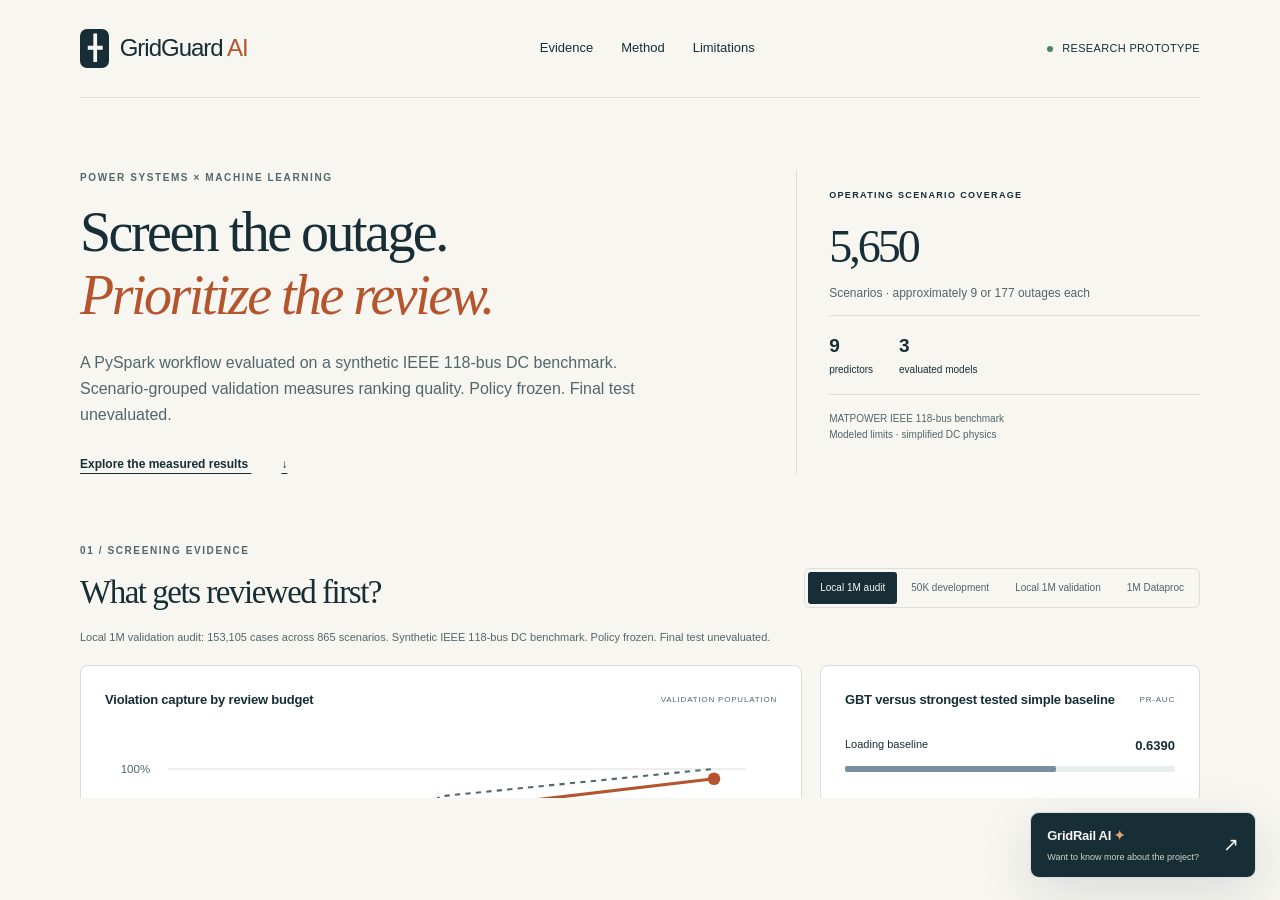
<file: dashboard/index.html>
<!doctype html>
<html lang="en">
<head>
<meta charset="utf-8"><meta name="viewport" content="width=device-width,initial-scale=1">
<meta name="description" content="GridGuard AI: evidence-led synthetic contingency screening, with GridRail AI as a project guide.">
<title>GridGuard AI · Contingency screening</title>
<link rel="icon" href="data:,"><link rel="stylesheet" href="styles.css"><script src="app.js" defer></script>
</head>
<body>
<a class="skip" href="#results">Skip to measured results</a>
<div class="page">
<header><a class="brand" href="#top" aria-label="GridGuard AI home"><span class="brand-mark" aria-hidden="true">╋</span> GridGuard <b>AI</b></a><nav aria-label="Main"><a href="#results">Evidence</a><a href="#method">Method</a><a href="#limits">Limitations</a></nav><span class="status"><i></i> Research prototype</span></header>
<main id="top">
<section class="hero" aria-labelledby="title"><div><p class="eyebrow">POWER SYSTEMS × MACHINE LEARNING</p><h1 id="title">Screen the outage.<br><em>Prioritize the review.</em></h1><p class="intro">A PySpark workflow evaluated on a synthetic IEEE 118-bus DC benchmark. Scenario-grouped validation measures ranking quality. Policy frozen. Final test unevaluated.</p><a class="text-link" href="#results">Explore the measured results <span aria-hidden="true">↓</span></a></div><aside class="scale" aria-label="Project scale"><span class="scale-label">OPERATING SCENARIO COVERAGE</span><strong>5,650</strong><p>Scenarios · approximately 9 or 177 outages each</p><div class="scale-detail"><span><b>9</b> predictors</span><span><b>3</b> evaluated models</span></div><p class="small">MATPOWER IEEE 118-bus benchmark<br>Modeled limits · simplified DC physics</p></aside></section>
<section class="evidence" id="results" aria-labelledby="evidence-title"><div class="section-heading"><div><p class="eyebrow">01 / SCREENING EVIDENCE</p><h2 id="evidence-title">What gets reviewed first?</h2></div><fieldset class="segmented"><legend class="sr-only">Evidence source</legend><button type="button" data-size="review" aria-pressed="true">Local 1M audit</button><button type="button" data-size="small" aria-pressed="false">50K development</button><button type="button" data-size="big" aria-pressed="false">Local 1M validation</button><button type="button" data-size="cloud" aria-pressed="false">1M Dataproc</button></fieldset></div>
<p id="run-note" class="evidence-note"></p>
<div class="results-grid"><article class="chart-card" aria-labelledby="chart-title"><div class="card-head"><h3 id="chart-title">Violation capture by review budget</h3><span class="unit">VALIDATION POPULATION</span></div><svg id="capture-chart" viewBox="0 0 640 280" role="img" aria-labelledby="chart-description"><title id="chart-description">GBT and loading-baseline capture rates by screening budget</title></svg><div class="legend"><span id="ceiling-legend"><i class="ceiling"></i>Theoretical ceiling</span><span><i class="orange"></i>GBT risk ranking</span><span><i class="slate"></i>Pre-outage loading</span></div><fieldset class="budget"><legend>Choose a review budget</legend><div><button data-budget="0.01" aria-pressed="false">Top 1%</button><button data-budget="0.05" aria-pressed="false">Top 5%</button><button data-budget="0.1" aria-pressed="false">Top 10%</button><button data-budget="0.2" aria-pressed="true">Top 20%</button></div></fieldset><div id="capture-summary" class="capture-summary" aria-live="polite"></div></article>
<article class="model-card" aria-labelledby="model-title"><div class="card-head"><h3 id="model-title">Model comparison</h3><span class="unit">PR-AUC</span></div><div id="model-bars"></div><p id="model-context" class="micro">Model metrics shown here belong only to the selected evidence source.</p><div class="result-callout"><span class="eyebrow">THE OPERATING QUESTION</span><p>How much review can a screen defer while retaining modeled violations?</p></div><p class="micro">Review counts describe this synthetic benchmark, not engineering time or financial savings.</p></article></div>
<article id="local-comparisons" class="comparison-card" aria-labelledby="comparison-title"><h3 id="comparison-title">Local validation gains over the strongest tested simple baseline</h3>
<p>Here, pp means percentage points. GBT captures 95.07% of modeled violations at 20% review versus 78.78% for loading. At 10%, capture rises from 54.33% to 78.92%.</p>
<div class="table-scroll"><table><thead><tr><th>Decision metric</th><th>Loading</th><th>GBT</th><th>Change</th></tr></thead><tbody id="comparison-rows"></tbody></table></div>
<p><strong>Uncertainty.</strong> At 20% review the capture gain is +16.29 pp, with a 95% paired scenario-bootstrap interval of +15.75 to +16.72 pp. At 10%, the interval is +23.23 to +25.96 pp. Mean per-scenario recall at 20% is 79.39% for loading versus 93.80% for GBT, a +14.41 pp gain with interval +13.85 to +14.97 pp. Based on 1,000 scenario resamples. Intervals do not correct selection optimism or calibration overlap. PR-AUC uncertainty was omitted because Spark metric equivalence was not established.</p><p><strong>Interpretation.</strong> Pooled capture ranks all validation cases together. Mean scenario recall gives each positive scenario equal weight after ranking within that scenario. These are different review policies.</p>
<p><strong>Caution.</strong> At 20% pooled review GBT still misses 875 positives. Under within-scenario review, 44.05% of positive scenarios still contain a miss. Loading was selected on these validation rows from nine descending single features and loading times sensitivity. Gaps are descriptive and subject to selection optimism, with bootstrap uncertainty reported separately.</p>
<p>At 10% review, GBT reaches 91.44% of the nominal pooled capture ceiling versus 62.95% for loading. The chart uses the realized review count for its ceiling. Points are measured, lines guide the eye. These synthetic DC validation results do not measure real-grid benefits.</p></article>
</section>
<section id="method" class="method" aria-labelledby="method-title"><div><p class="eyebrow">02 / METHOD, WITH GUARDRAILS</p><h2 id="method-title">Keep related scenarios together.</h2><p>Each observation pairs an operating scenario with a candidate outage. Splitting distinct scenario IDs first prevents related outage rows from crossing training, validation and test partitions.</p></div><ol class="method-steps"><li><b>Validate</b><span>Schema, finite values, binary targets and scenario–outage integrity.</span></li><li><b>Group & compare</b><span>LR, RF and GBT. Metadata never enters the nine-feature vector.</span></li><li><b>Choose & freeze</b><span>Training-only grouped search and validation analysis. Policy frozen. Final test unevaluated.</span></li></ol></section>
<section id="limits" class="limits" aria-labelledby="limits-title"><p class="eyebrow">03 / HONEST BOUNDARIES</p><h2 id="limits-title">A screening prototype.<br>Engineering judgment stays essential.</h2><div class="limit-grid"><p><b>Private project data</b>Canonical datasets are not distributed. Authorized users configure external local inputs; public material contains aggregates and methodology.</p><p><b>Generator not recovered</b>The original physics-based generator is missing. ML workflow reproduction is supported with authorized inputs; full CSV regeneration is not claimed.</p><p><b>No utility safety claim</b>Synthetic scenarios, modeled thermal limits and simplified DC physics do not replace AC contingency analysis or human validation.</p></div><a class="text-link" href="docs/LIMITATIONS.md">Read the documented limitations ↗</a></section>
</main>
<footer><span>GRIDGUARD AI / REPRODUCIBLE ML PORTFOLIO</span><span>No live grid control · No private data connection</span></footer>
<section class="assistant-panel" id="gridrail-panel" role="dialog" aria-modal="true" aria-labelledby="gridrail-title" hidden><div class="assistant-heading"><div class="gridrail-brand"><img class="gridrail-banner" src="assets/gridrail-ai-banner.svg" width="1800" height="600" alt="Abstract network with a highlighted screening path"><div class="gridrail-brand-text"><h2 id="gridrail-title">GridRail AI</h2><p>Project guide for GridGuard AI</p></div></div><button id="close-guide" class="icon-button" aria-label="Close GridRail AI guide">×</button></div><h3 class="invitation-heading">Interested in trying GridRail AI?</h3><p class="guide-intro">GridRail AI is currently available on an invitation basis while public access is being prepared. Researchers, recruiters, data/ML practitioners, and power-systems reviewers may request access to explore the project guide.</p><p class="guide-intro">GridRail AI has completed core manual validation in a private ASU workspace and is not yet publicly accessible.</p><ul id="starters" class="starters" aria-label="Example questions; copy and open the guide when available"></ul><textarea id="copy-fallback" aria-label="Question to copy manually" readonly hidden></textarea><p id="guide-status" class="guide-status" role="status" aria-live="polite" aria-atomic="true"></p><a id="gpt-link" class="gpt-link" target="_blank" rel="noopener noreferrer" referrerpolicy="no-referrer" hidden>Open GridRail AI ↗</a><a id="request-invitation" class="invitation-button" href="https://docs.google.com/forms/d/e/1FAIpQLSddC199Z7tKwWrrFcPfUeZEiMqhM-7-hKzAlmLFpLpcesjSRA/viewform" target="_blank" rel="noopener noreferrer" aria-label="Request an invitation to GridRail AI">Request an Invitation</a><p id="invitation-status" class="guide-status">Submitting a request does not guarantee access. Access requires workspace authorization.</p><p class="guide-boundary">A guide to public documentation.<br>No private dataset access.</p></section>
</div>
<button id="guide-launcher" class="guide-launcher" aria-label="Open GridRail AI project guide" aria-controls="gridrail-panel" aria-expanded="false"><span><b>GridRail AI <i aria-hidden="true">✦</i></b><small>Want to know more about the project?</small></span><span class="launch-arrow" aria-hidden="true">↗</span></button>
</body></html>
</file>
<file: dashboard/styles.css>
:root{color-scheme:light dark;--paper:#f7f6f1;--card:#fff;--ink:#172e36;--muted:#52666c;--line:#d9e0dc;--accent:#b5552d;--soft:#e9efeb;--slate:#788f9d;--shadow:0 16px 52px #142d3620}*{box-sizing:border-box}html{scroll-behavior:smooth;scroll-padding-top:24px}body{margin:0;background:var(--paper);color:var(--ink);font:15px/1.6 -apple-system,BlinkMacSystemFont,"Segoe UI",sans-serif}.page{max-width:1180px;margin:auto;padding:0 30px 140px}a{color:inherit}button,a{-webkit-tap-highlight-color:transparent}button{font:inherit;cursor:pointer}button:focus-visible,a:focus-visible,textarea:focus-visible{outline:3px solid var(--accent);outline-offset:4px}button:disabled{cursor:default}.skip{position:fixed;left:12px;top:-80px;background:var(--card);padding:12px;z-index:10}.skip:focus{top:12px}header{height:98px;border-bottom:1px solid var(--line);display:flex;align-items:center;justify-content:space-between;gap:24px}.brand{text-decoration:none;font-size:24px;letter-spacing:-1px;white-space:nowrap}.brand b{font-weight:400;color:var(--accent)}.brand-mark{display:inline-block;background:var(--ink);color:var(--paper);border-radius:7px;padding:0 8px;margin-right:5px}nav{display:flex;gap:28px;font-size:13px}nav a{text-decoration:none}.status{font-size:11px;letter-spacing:.03em;text-transform:uppercase;white-space:nowrap}.status i{display:inline-block;width:6px;height:6px;border-radius:50%;background:#4f806e;margin-right:6px}.hero{display:grid;grid-template-columns:1.6fr 1fr;gap:70px;padding:72px 0 68px}.eyebrow{font-size:10px;font-weight:700;letter-spacing:.16em;margin:0 0 15px;color:var(--muted)}h1,h2,h3,p{margin-top:0}h1,h2{font-family:Georgia,"Times New Roman",serif;font-weight:400;letter-spacing:-.045em;line-height:1.12}h1{font-size:56px;margin-bottom:24px}h1 em{font-weight:400;color:var(--accent)}.intro{max-width:570px;font-size:16px;color:var(--muted);margin-bottom:24px}.text-link{font-size:12px;font-weight:600;text-underline-offset:5px}.text-link span{margin-left:30px}.scale{border-left:1px solid var(--line);padding:18px 0 0 32px}.scale-label{display:block;font-size:9px;letter-spacing:.15em;font-weight:700}.scale strong{display:block;font-family:Georgia,serif;font-size:46px;font-weight:400;letter-spacing:-3px;margin:8px 0 0}.scale strong span{font-size:28px;color:var(--accent);margin:0 4px}.scale p{color:var(--muted);font-size:12px}.scale-detail{display:flex;gap:26px;padding:15px 0 16px;border-top:1px solid var(--line);border-bottom:1px solid var(--line);margin-bottom:16px;font-size:10px}.scale-detail b{font-size:19px;display:block;color:var(--ink)}.scale .small{font-size:10px}.section-heading{display:flex;justify-content:space-between;align-items:end;gap:20px}h2{font-size:33px;margin-bottom:18px}h3{font-size:13px;letter-spacing:-.015em;font-weight:600;margin:0}.segmented{padding:3px;border:1px solid var(--line);border-radius:6px;margin:0 0 21px;display:flex;gap:2px;white-space:nowrap}.segmented button{background:transparent;border:0;color:var(--muted);font-size:10px;padding:8px 12px;border-radius:3px}.segmented button[aria-pressed=true]{background:var(--ink);color:var(--paper)}.evidence-note{font-size:11px;color:var(--muted);min-height:18px;margin-bottom:18px}.results-grid{display:grid;grid-template-columns:1.9fr 1fr;gap:18px}.chart-card,.model-card{background:var(--card);border:1px solid var(--line);padding:24px;border-radius:8px}.card-head{display:flex;justify-content:space-between;gap:20px;align-items:center;margin-bottom:18px}.unit{font-size:8px;letter-spacing:.1em;color:var(--muted)}#capture-chart{width:100%;display:block;font-family:inherit}#capture-chart text{fill:var(--muted);font-size:11px}#capture-chart .grid{stroke:var(--line);stroke-width:1}.legend{display:flex;gap:20px;font-size:10px;justify-content:center}.legend span{display:flex;align-items:center;gap:6px}.legend i{width:15px;height:3px;display:inline-block}.orange{background:var(--accent)}.slate{background:var(--slate)}.budget{border:0;padding:0;margin:24px 0 18px}.budget legend{font-size:10px;color:var(--muted);margin-bottom:8px}.budget>div{display:flex;gap:6px}.budget button{flex:1;border:1px solid var(--line);background:var(--card);color:var(--ink);font-size:10px;border-radius:4px;padding:7px 6px}.budget button[aria-pressed=true]{border-color:var(--accent);background:var(--accent);color:#fff}.capture-summary{border-top:1px solid var(--line);padding-top:16px;display:grid;grid-template-columns:1fr 1fr;gap:14px;font-size:10px;color:var(--muted)}.capture-summary strong{font-size:25px;font-family:Georgia,serif;color:var(--ink);font-weight:400;display:block}.capture-summary p{margin:0}.capture-summary .comparison{grid-column:1/-1;font-size:10px}.model-row{margin:25px 0}.model-label{font-size:11px;display:flex;justify-content:space-between;margin-bottom:9px}.model-label strong{font-size:13px}.bar-track{height:6px;background:var(--soft);border-radius:2px}.bar{height:100%;background:var(--slate);border-radius:2px}.bar.best{background:var(--accent)}.micro{font-size:10px;color:var(--muted);line-height:1.7}.result-callout{margin:25px 0 16px;padding:18px;background:var(--soft);border-radius:4px}.result-callout .eyebrow{font-size:8px;display:block;margin-bottom:8px}.result-callout p{font-family:Georgia,serif;font-size:21px;line-height:1.2;letter-spacing:-.04em;margin-bottom:0}.method{margin-top:70px;padding:42px 0;border-top:1px solid var(--line);border-bottom:1px solid var(--line);display:grid;grid-template-columns:1fr 1fr;gap:70px}.method p{font-size:12px;color:var(--muted);max-width:420px}.method-steps{padding:0;margin:0;list-style:none;counter-reset:steps}.method-steps li{counter-increment:steps;position:relative;padding:0 0 20px 40px}.method-steps li:before{content:"0" counter(steps);position:absolute;left:0;top:2px;color:var(--accent);font-size:10px}.method-steps b{font-size:12px;display:block}.method-steps span{font-size:11px;color:var(--muted);display:block}.limits{padding:50px 0}.limit-grid{display:grid;grid-template-columns:repeat(3,1fr);gap:30px;margin:26px 0 12px}.limit-grid p{font-size:11px;color:var(--muted)}.limit-grid b{display:block;color:var(--ink);font-size:12px;margin-bottom:8px}footer{border-top:1px solid var(--line);padding-top:24px;display:flex;justify-content:space-between;gap:16px;font-size:8px;letter-spacing:.08em;color:var(--muted)}.guide-launcher{position:fixed;right:24px;bottom:22px;z-index:5;border:1px solid var(--line);border-radius:9px;background:var(--ink);color:var(--paper);box-shadow:var(--shadow);padding:13px 16px;display:flex;align-items:center;gap:24px;text-align:left}.guide-launcher b{display:block;font-size:13px;letter-spacing:-.02em}.guide-launcher i{color:#e7a273;font-style:normal}.guide-launcher small{display:block;font-size:9px;opacity:.82;margin-top:3px}.launch-arrow{font-size:19px}.assistant-panel{position:fixed;right:24px;bottom:110px;width:354px;max-height:calc(100dvh - 145px);overflow:auto;background:var(--card);border:1px solid var(--line);border-radius:12px;padding:24px;box-shadow:var(--shadow);z-index:4}.assistant-panel[hidden],.gpt-link[hidden],textarea[hidden]{display:none}.assistant-heading{display:flex;justify-content:space-between;gap:16px}.assistant-heading .eyebrow{font-size:8px;margin-bottom:10px}.assistant-heading h2{font-family:inherit;letter-spacing:-.05em;font-weight:500;font-size:26px;margin-bottom:12px}.assistant-heading h2 span{color:var(--accent)}.icon-button{width:30px;height:30px;padding:0;line-height:24px;font-size:23px;border:1px solid var(--line);border-radius:50%;background:var(--card);color:var(--ink)}.guide-intro{font-size:12px;color:var(--muted)}.starters{list-style:none;padding:0;margin:20px 0}.starters li{margin-bottom:8px}.starters button{width:100%;background:var(--paper);border:1px solid var(--line);color:var(--ink);text-align:left;padding:10px 12px;border-radius:6px;font-size:11px;line-height:1.5}.starters button:hover{border-color:var(--accent)}.guide-status{font-size:11px;color:var(--muted);margin-bottom:12px}.gpt-link{display:block;background:var(--accent);color:#fff;text-align:center;text-decoration:none;font-size:12px;padding:11px;border-radius:5px}.guide-boundary{margin:16px 0 0;font-size:9px;color:var(--muted);text-align:center}textarea{width:100%;font:inherit;font-size:11px;min-height:80px;background:var(--paper);color:var(--ink);border:1px solid var(--line);border-radius:4px;padding:8px}.sr-only{position:absolute;width:1px;height:1px;padding:0;margin:-1px;overflow:hidden;clip:rect(0,0,0,0);white-space:nowrap;border:0}@media(min-width:1100px){body.assistant-open .page{width:auto;max-width:none;margin-left:20px;margin-right:390px}body.assistant-open .hero{gap:25px;grid-template-columns:1fr}body.assistant-open .scale{display:none}body.assistant-open .results-grid{grid-template-columns:1fr}body.assistant-open .method{gap:30px}}@media(max-width:1099px){.assistant-panel{position:relative;right:auto;bottom:auto;width:100%;max-width:600px;max-height:none;margin:30px 0 0 auto;box-shadow:none}}@media(max-width:760px){.page{padding:0 20px 150px}header{height:80px;gap:12px}.brand{font-size:20px}nav{gap:13px;font-size:10px}.status{display:none}.hero{grid-template-columns:1fr;gap:30px;padding:48px 0}.scale{border-left:0;border-top:1px solid var(--line);padding:20px 0 0}.scale strong{font-size:38px}.scale-detail{display:none}.scale .small{display:none}.scale p{margin-bottom:0}h1{font-size:42px}.intro{font-size:14px}.section-heading{display:block}h2{font-size:29px}.segmented{width:fit-content;margin:10px 0 15px}.chart-card,.model-card{padding:18px}.results-grid{grid-template-columns:1fr}.card-head{gap:8px}.unit{font-size:7px}h3{font-size:12px}.method{grid-template-columns:1fr;gap:20px;margin-top:44px;padding:30px 0}.limit-grid{grid-template-columns:1fr;gap:8px}.limits{padding:36px 0}.limits h2 br{display:none}footer{display:block;line-height:2}.guide-launcher{right:16px;bottom:16px;padding:12px 14px}.assistant-panel{padding:20px}.capture-summary strong{font-size:23px}}@media(prefers-color-scheme:dark){:root{--paper:#112127;--card:#172d34;--ink:#e9eee8;--muted:#b2c1bf;--line:#355058;--accent:#d98650;--soft:#203c44;--slate:#83a3b3;--shadow:0 16px 52px #0005}.guide-launcher{background:#e5e9df;color:#152d35}.brand-mark{background:#d98650;color:#112127}.budget button[aria-pressed=true],.gpt-link{color:#112127;font-weight:600}}@media(prefers-reduced-motion:reduce){html{scroll-behavior:auto}*{transition:none!important}}

@media(max-width:760px){.starters button{font-size:13px}.guide-intro,.guide-status{font-size:12px}.guide-launcher small{font-size:10px}}

@media(max-width:760px){footer span{display:block}}

/* Reserve viewport space for the floating control so it never covers content. */
body{height:100dvh;overflow:hidden}.page{height:calc(100dvh - 102px);overflow-y:auto;overscroll-behavior:contain;padding-bottom:44px;scroll-behavior:smooth}@media(prefers-reduced-motion:reduce){.page{scroll-behavior:auto}}

.segmented{flex-wrap:wrap}.budget button:disabled{opacity:.45;cursor:not-allowed}

/* Persistent starter feedback, with text and border cues in both color themes. */
.guide-status.is-notice{font-size:13px;line-height:1.6;font-weight:600;color:var(--ink);background:var(--soft);border:2px solid var(--accent);border-radius:6px;padding:14px;margin:16px 0;overflow-wrap:anywhere}

.legend{flex-wrap:wrap}.ceiling{border-top:2px dashed var(--muted)}#ceiling-legend[hidden],#local-comparisons[hidden]{display:none}.comparison-card{margin-top:20px;background:var(--card);border:1px solid var(--line);border-radius:8px;padding:24px}.comparison-card p{font-size:12px;max-width:950px}.comparison-card h3{margin-bottom:14px}.table-scroll{overflow-x:auto}table{border-collapse:collapse;width:100%;font-size:12px;margin:16px 0}th,td{text-align:right;padding:10px;border-bottom:1px solid var(--line)}th:first-child{text-align:left}tbody th{font-weight:400}.legend i{flex-shrink:0}

/* Mobile/tablet modal visibility must not depend on scrolling the dashboard. */
@media(max-width:1099px){.assistant-panel{position:fixed;top:16px;right:16px;bottom:auto;left:16px;width:auto;max-width:600px;max-height:calc(100dvh - 128px);margin:0 auto;overflow-y:auto;overscroll-behavior:contain;z-index:20;box-shadow:var(--shadow)}}

/* Invitation access uses the existing panel and keyboard focus treatment. */
.invitation-heading{font-size:15px;line-height:1.4;margin:0 0 8px}.invitation-button{display:block;text-align:center;text-decoration:none;width:100%;padding:10px 12px;border:1px solid var(--accent);border-radius:6px;background:var(--soft);color:var(--ink);font-size:13px;font-weight:600}.assistant-panel .guide-intro{line-height:1.45;margin-bottom:10px}#invitation-status:empty{display:none}#invitation-status{margin:10px 0 0}.assistant-panel .starters{margin:12px 0}.assistant-panel .guide-status.is-notice{padding:10px;margin:10px 0;font-size:12px;line-height:1.45}

/* V4 vector branding preserves the existing dialog controls and dimensions. */
.gridrail-brand{flex:1;min-width:0}.gridrail-banner{display:block;width:100%;height:auto;border-radius:6px}.assistant-heading .gridrail-brand h2{margin:0 0 12px;line-height:1}.assistant-heading .icon-button{flex-shrink:0}

/* Readable HTML brand text remains independent of vector image scaling. */
.gridrail-brand{position:relative;aspect-ratio:3/1;border-radius:6px;overflow:hidden;background:#071A2B;margin-bottom:12px}.gridrail-banner{position:absolute;inset:0;width:100%;height:100%;border-radius:0}.gridrail-brand-text{position:relative;padding:12px;max-width:76%;color:#f5fbff}.assistant-heading .gridrail-brand-text h2{font-size:24px;font-weight:600;letter-spacing:-.04em;line-height:1.15;margin:0 0 6px}.gridrail-brand-text p{font-size:12px;line-height:1.35;margin:0;color:#f5fbff}@media(max-width:400px){.gridrail-brand-text{padding:10px;max-width:78%}.assistant-heading .gridrail-brand-text h2{font-size:23px}}
</file>
